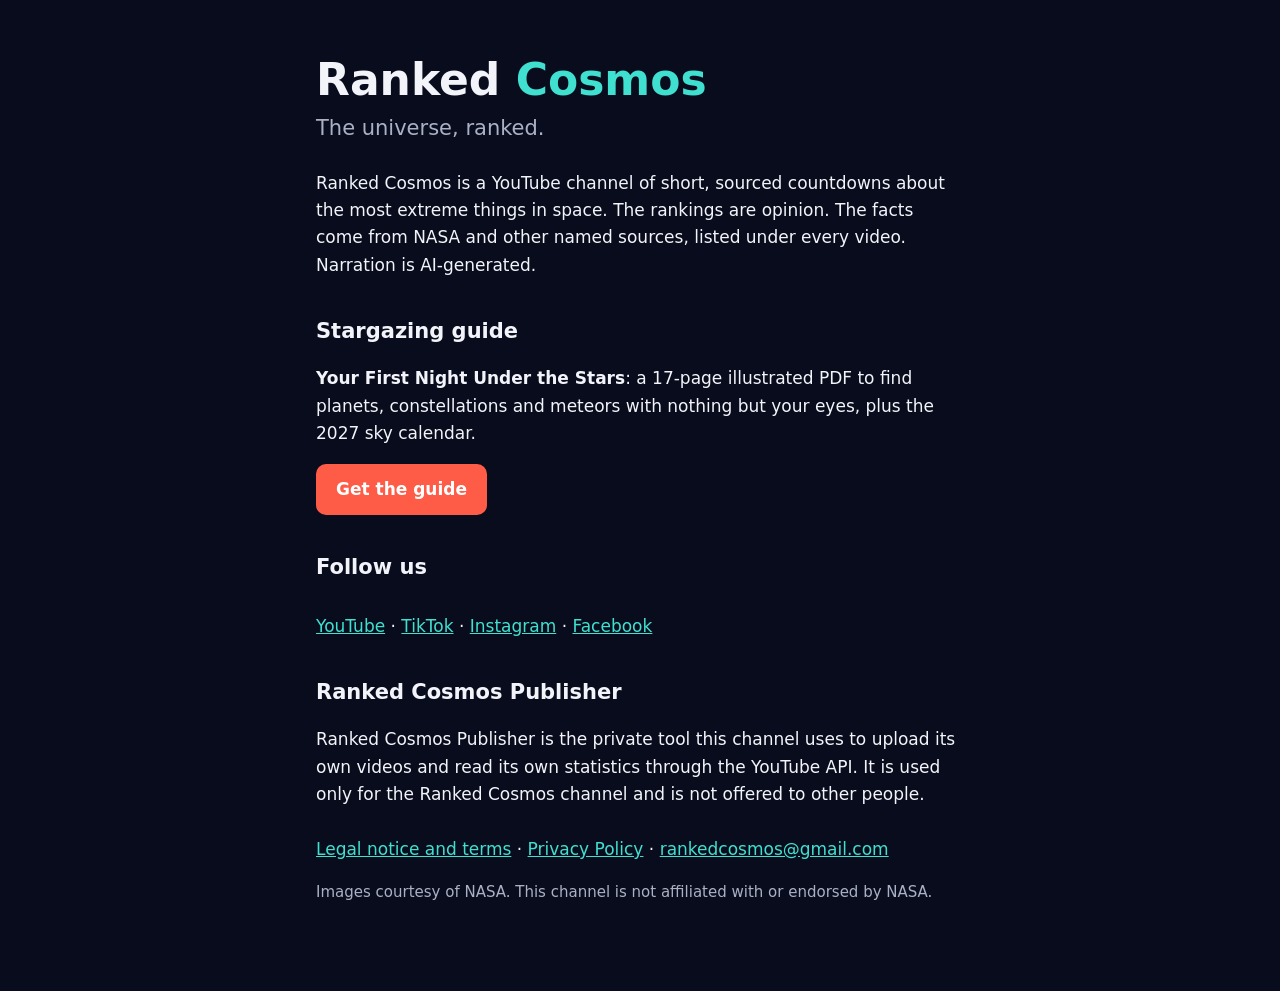
<file: index.html>
<!doctype html>
<html lang="en">
<head>
<meta charset="utf-8">
<meta name="viewport" content="width=device-width, initial-scale=1">
<title>Ranked Cosmos</title>
<meta name="description" content="Ranked Cosmos: short, sourced countdowns of the most extreme things in space.">
<link rel="stylesheet" href="style.css">
</head>
<body>
<main>
  <h1>Ranked <span>Cosmos</span></h1>
  <p class="lead">The universe, ranked.</p>
  <p>Ranked Cosmos is a YouTube channel of short, sourced countdowns about the most extreme things in space. The rankings are opinion. The facts come from NASA and other named sources, listed under every video. Narration is AI-generated.</p>
  <h2>Stargazing guide</h2>
  <p><b>Your First Night Under the Stars</b>: a 17-page illustrated PDF to find planets, constellations and meteors with nothing but your eyes, plus the 2027 sky calendar.</p>
  <p><a class="button" href="guide/">Get the guide</a></p>
  <h2>Follow us</h2>
  <p class="links"><a href="https://www.youtube.com/@RankedCosmos">YouTube</a> · <a href="https://www.tiktok.com/@rankedcosmos">TikTok</a> · <a href="https://www.instagram.com/rankedcosmos/">Instagram</a> · <a href="https://www.facebook.com/profile.php?id=61596523163084">Facebook</a></p>
  <h2>Ranked Cosmos Publisher</h2>
  <p>Ranked Cosmos Publisher is the private tool this channel uses to upload its own videos and read its own statistics through the YouTube API. It is used only for the Ranked Cosmos channel and is not offered to other people.</p>
  <p class="links"><a href="guide/legal.html">Legal notice and terms</a> · <a href="privacy.html">Privacy Policy</a> · <a href="mailto:rankedcosmos@gmail.com">rankedcosmos@gmail.com</a></p>
  <p class="note">Images courtesy of NASA. This channel is not affiliated with or endorsed by NASA.</p>
</main>
</body>
</html>
</file>
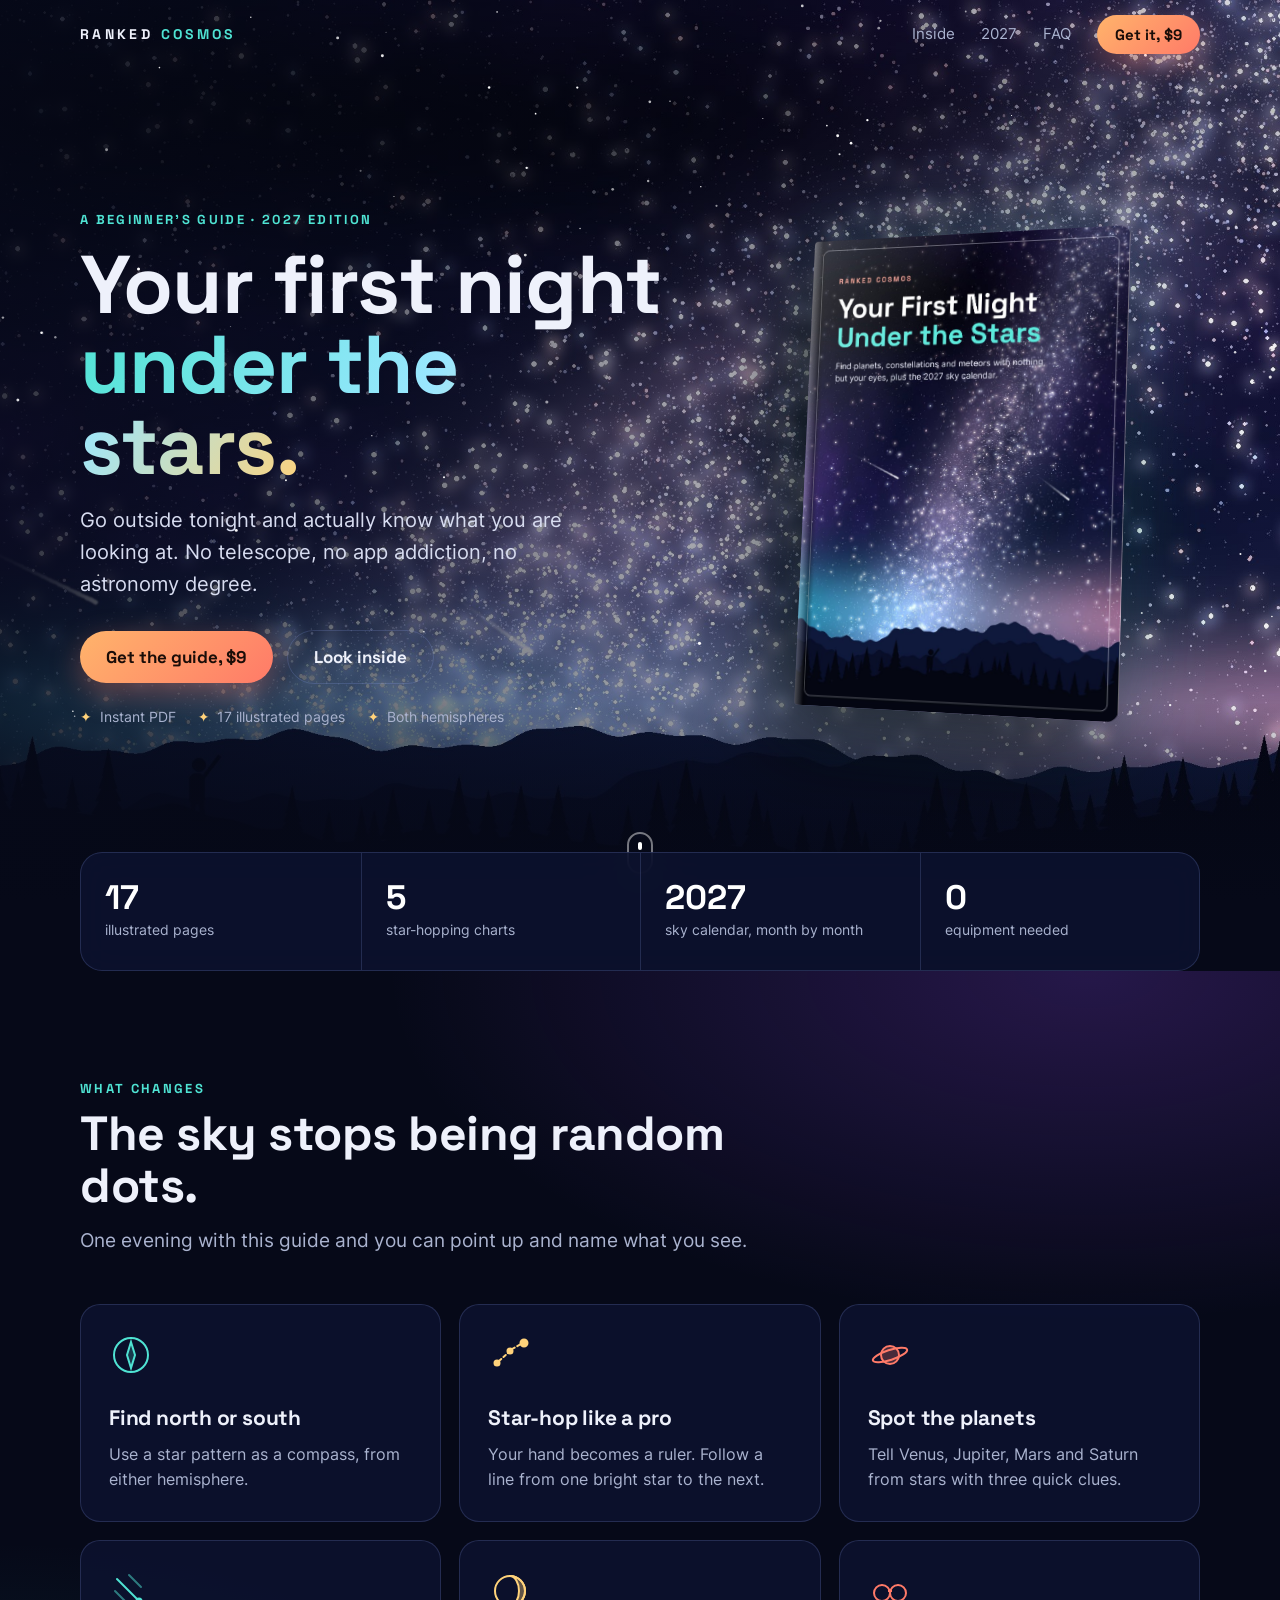
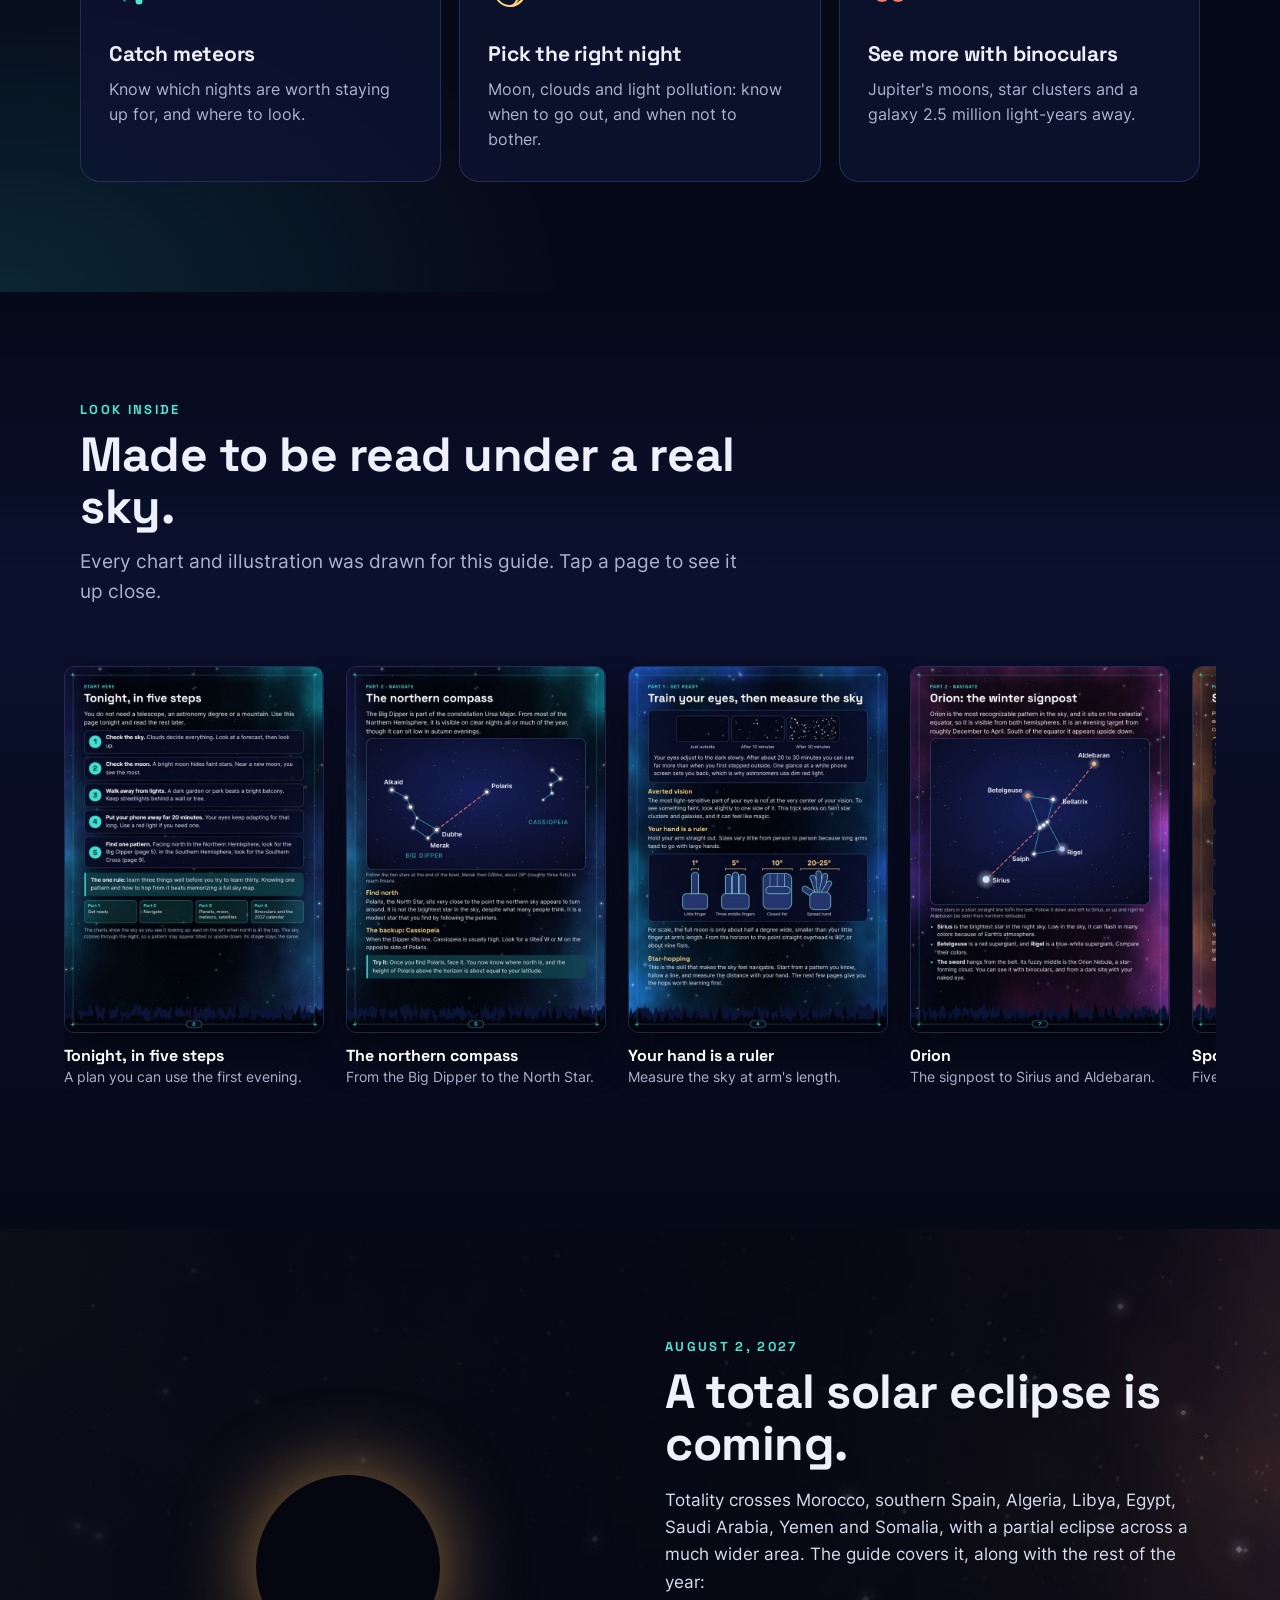
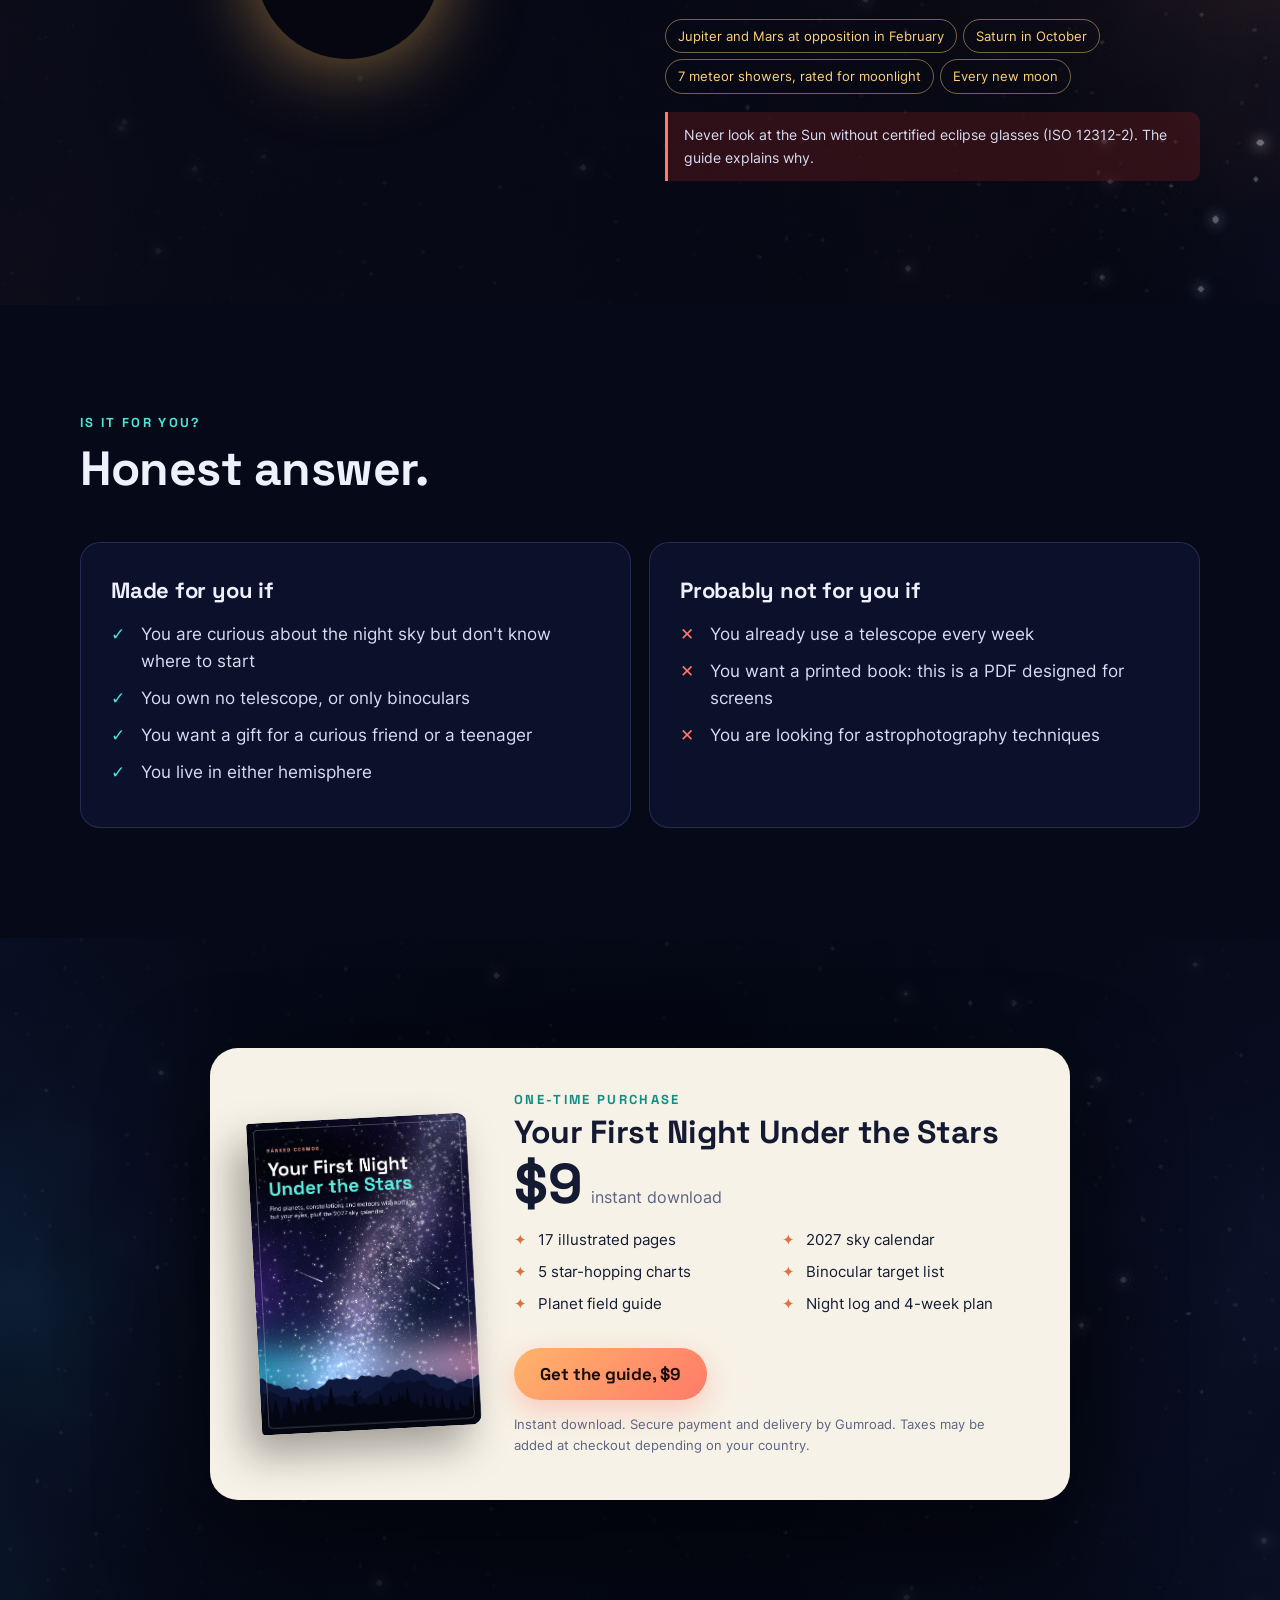
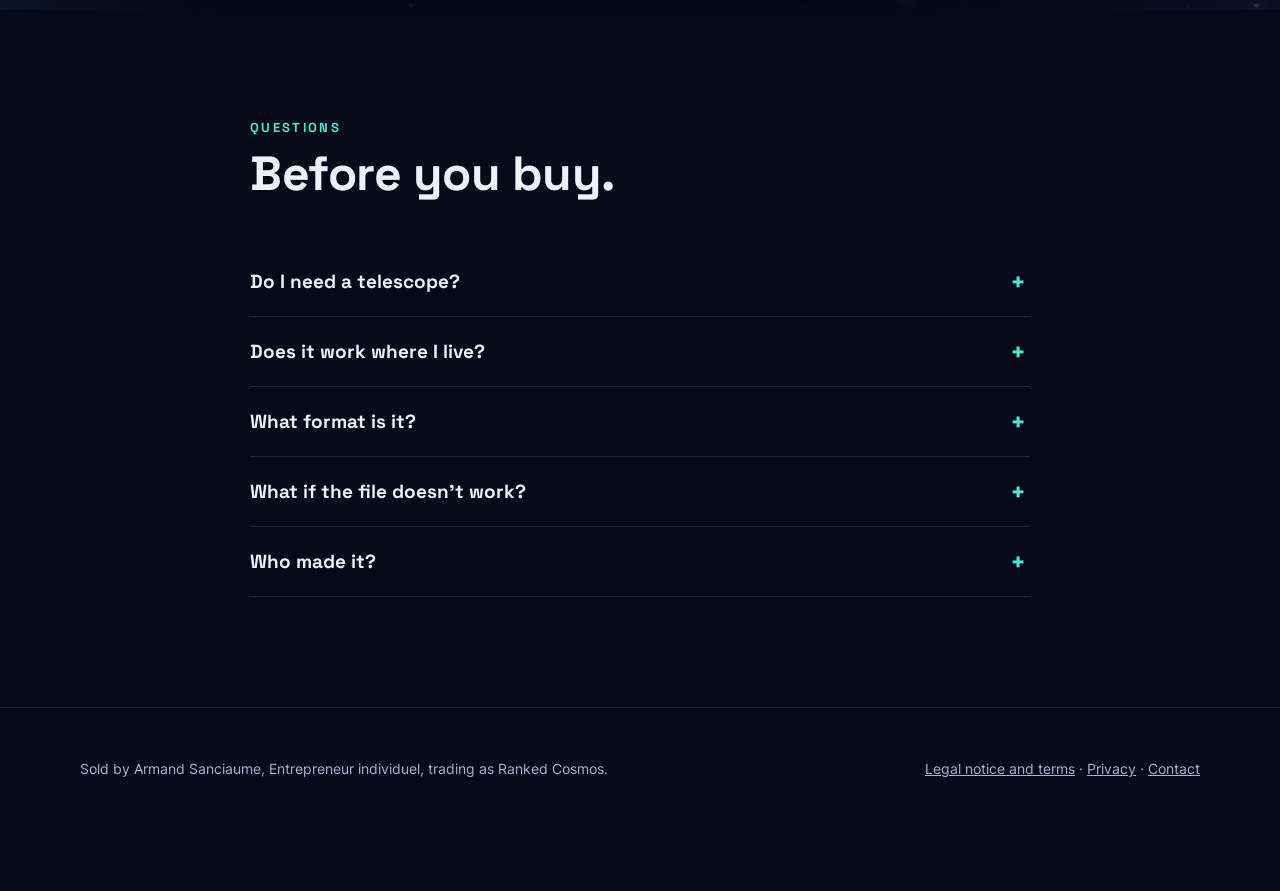
<file: guide/index.html>
<!doctype html>
<html lang="en">
<head>
<meta charset="utf-8">
<meta name="viewport" content="width=device-width, initial-scale=1">
<title>Your First Night Under the Stars</title>
<meta name="description" content="A 17-page illustrated beginner guide to finding planets, constellations and meteors without a telescope, with the 2027 sky calendar.">
<style>
@font-face { font-family: "Space Grotesk"; font-weight: 500; font-display: swap; src: url(fonts/space-grotesk-500.woff2); }
@font-face { font-family: "Space Grotesk"; font-weight: 700; font-display: swap; src: url(fonts/space-grotesk-700.woff2); }
@font-face { font-family: "Inter"; font-weight: 400; font-display: swap; src: url(fonts/inter-400.woff2); }
@font-face { font-family: "Inter"; font-weight: 600; font-display: swap; src: url(fonts/inter-600.woff2); }
:root {
  --night: #060918; --deep: #0b1130; --card: rgba(14, 20, 52, .72); --line: rgba(150, 170, 255, .18);
  --text: #eef1fb; --muted: #aab3cf; --teal: #4fe3d3; --gold: #ffd27a; --coral: #ff7a68;
  --cream: #f7f2e7; --ink: #151a33;
}
* { box-sizing: border-box; }
html { scroll-behavior: smooth; }
body { margin: 0; background: var(--night); color: var(--text); font: 17px/1.6 Inter, system-ui, sans-serif; -webkit-font-smoothing: antialiased; overflow-x: hidden; }
h1, h2, h3, .display { font-family: "Space Grotesk", Inter, sans-serif; letter-spacing: -.01em; }
a { color: inherit; }
img { display: block; max-width: 100%; }
.wrap { width: min(1120px, 100% - 32px); margin: 0 auto; }
.eyebrow { color: var(--teal); font: 700 13px/1.2 "Space Grotesk"; letter-spacing: .18em; text-transform: uppercase; }
.btn { display: inline-flex; align-items: center; gap: 10px; padding: 15px 26px; border-radius: 999px; background: linear-gradient(135deg, #ffb46b, var(--coral)); color: #1a0d08; font: 700 17px "Space Grotesk"; text-decoration: none; box-shadow: 0 10px 30px rgba(255, 122, 104, .35); transition: transform .25s, box-shadow .25s; }
.btn:hover { transform: translateY(-2px); box-shadow: 0 16px 40px rgba(255, 122, 104, .5); }
.btn.ghost { background: transparent; color: var(--text); box-shadow: none; border: 1px solid var(--line); }
.btn.ghost:hover { border-color: var(--teal); }

/* nav */
nav { position: fixed; inset: 0 0 auto; z-index: 20; transition: background .3s, backdrop-filter .3s; }
nav.solid { background: rgba(6, 9, 24, .78); backdrop-filter: blur(14px); border-bottom: 1px solid var(--line); }
nav .wrap { display: flex; align-items: center; justify-content: space-between; height: 68px; }
.logo { font: 700 14px "Space Grotesk"; letter-spacing: .24em; text-decoration: none; }
.logo span { color: var(--teal); }
nav .links { display: flex; align-items: center; gap: 26px; font-size: 15px; }
nav .links a { color: var(--muted); text-decoration: none; }
nav .links a:hover { color: var(--text); }
nav .links a.btn { padding: 10px 18px; color: #1a0d08; font-size: 15px; }

/* hero */
.hero { position: relative; min-height: clamp(640px, 100vh, 960px); display: flex; align-items: center; overflow: hidden; background: url(art/hero.jpg) center 35% / cover; }
.hero::after { content: ""; position: absolute; inset: 0; background: linear-gradient(90deg, rgba(6, 9, 24, .82) 0%, rgba(6, 9, 24, .35) 55%, rgba(6, 9, 24, .05) 100%), linear-gradient(0deg, var(--night) 0%, transparent 22%); }
#sky { position: absolute; inset: 0; z-index: 1; width: 100%; height: 100%; }
.hero .wrap { position: relative; z-index: 2; display: grid; grid-template-columns: 1.1fr .9fr; gap: 48px; align-items: center; padding: 120px 0 80px; }
.hero h1 { margin: 18px 0 18px; font-size: clamp(44px, 6.4vw, 82px); line-height: .98; }
.hero h1 em { font-style: normal; background: linear-gradient(120deg, var(--teal), #9be7ff 60%, var(--gold)); -webkit-background-clip: text; background-clip: text; color: transparent; }
.hero p.sub { max-width: 520px; margin: 0 0 30px; color: #d7dcf0; font-size: 20px; }
.cta { display: flex; flex-wrap: wrap; align-items: center; gap: 14px; }
.meta { display: flex; flex-wrap: wrap; gap: 8px 22px; margin-top: 22px; color: var(--muted); font-size: 14px; }
.meta span::before { content: "\2726"; margin-right: 8px; color: var(--gold); }
.book-stage { perspective: 1600px; display: flex; justify-content: center; }
.book { position: relative; width: min(340px, 78vw); border-radius: 4px 12px 12px 4px; transform: rotateY(-20deg) rotateX(6deg); transform-style: preserve-3d; box-shadow: -30px 40px 80px rgba(0, 0, 0, .6), 0 0 90px rgba(79, 227, 211, .18); animation: float 7s ease-in-out infinite; transition: transform .2s ease-out; }
.book img { border-radius: 4px 12px 12px 4px; }
.book::before { content: ""; position: absolute; inset: 0 auto 0 0; width: 16px; border-radius: 4px 0 0 4px; background: linear-gradient(90deg, rgba(255, 255, 255, .28), rgba(0, 0, 0, .35) 60%, transparent); }
.book::after { content: ""; position: absolute; inset: 0; border-radius: inherit; background: linear-gradient(115deg, rgba(255, 255, 255, .22), transparent 35%); pointer-events: none; }
@keyframes float { 50% { translate: 0 -14px; } }
.scroll-hint { position: absolute; z-index: 2; left: 50%; bottom: 26px; width: 26px; height: 42px; margin-left: -13px; border: 2px solid rgba(255, 255, 255, .45); border-radius: 14px; }
.scroll-hint::after { content: ""; position: absolute; left: 50%; top: 8px; width: 4px; height: 8px; margin-left: -2px; border-radius: 2px; background: #fff; animation: wheel 2s infinite; }
@keyframes wheel { 0% { opacity: 0; transform: translateY(0); } 30% { opacity: 1; } 100% { opacity: 0; transform: translateY(12px); } }

/* stats */
.stats { position: relative; z-index: 3; margin-top: -48px; }
.stats .wrap { display: grid; grid-template-columns: repeat(4, 1fr); border: 1px solid var(--line); border-radius: 22px; background: rgba(13, 19, 48, .82); backdrop-filter: blur(16px); }
.stat { padding: 26px 24px; border-left: 1px solid var(--line); }
.stat:first-child { border-left: 0; }
.stat b { display: block; font: 700 34px/1.1 "Space Grotesk"; color: #fff; }
.stat span { color: var(--muted); font-size: 14px; }

section { position: relative; padding: 110px 0; }
.head { max-width: 680px; margin-bottom: 48px; }
.head h2 { margin: 12px 0 14px; font-size: clamp(32px, 4vw, 48px); line-height: 1.08; }
.head p { margin: 0; color: var(--muted); font-size: 19px; }

/* outcomes */
.outcomes { background: radial-gradient(1000px 500px at 85% 0%, rgba(120, 60, 200, .28), transparent 70%), radial-gradient(800px 500px at 0% 100%, rgba(30, 140, 150, .22), transparent 70%); }
.grid3 { display: grid; grid-template-columns: repeat(3, 1fr); gap: 18px; }
.feature { padding: 28px; border: 1px solid var(--line); border-radius: 20px; background: var(--card); transition: transform .3s, border-color .3s; }
.feature:hover { transform: translateY(-4px); border-color: rgba(79, 227, 211, .5); }
.feature svg { width: 44px; height: 44px; margin-bottom: 16px; }
.feature h3 { margin: 0 0 8px; font-size: 21px; }
.feature p { margin: 0; color: var(--muted); font-size: 15.5px; }

/* inside */
.inside { background: linear-gradient(180deg, transparent, rgba(11, 17, 48, .9) 30%, transparent); }
.gallery { display: flex; gap: 22px; overflow-x: auto; padding: 10px 16px 30px; margin: 0 -16px; scroll-snap-type: x mandatory; scrollbar-width: thin; }
.gallery figure { flex: 0 0 260px; margin: 0; scroll-snap-align: start; cursor: zoom-in; }
.gallery img { width: 100%; border-radius: 10px; border: 1px solid var(--line); box-shadow: 0 20px 40px rgba(0, 0, 0, .45); transition: transform .35s; }
.gallery figure:hover img { transform: translateY(-6px) rotate(-1deg); }
.gallery figcaption { margin-top: 12px; color: var(--muted); font-size: 14px; }
.gallery figcaption b { display: block; color: #fff; font: 600 16px "Space Grotesk"; }
.lightbox { position: fixed; inset: 0; z-index: 50; display: none; align-items: center; justify-content: center; padding: 24px; background: rgba(3, 5, 14, .92); cursor: zoom-out; }
.lightbox.open { display: flex; }
.lightbox img { max-height: 92vh; width: auto; border-radius: 10px; }

/* eclipse */
.eclipse { overflow: hidden; background: url(art/bg_amber.jpg) center / cover; }
.eclipse::before { content: ""; position: absolute; inset: 0; background: linear-gradient(90deg, rgba(6, 9, 24, .92), rgba(6, 9, 24, .55)); }
.eclipse .wrap { position: relative; display: grid; grid-template-columns: 1fr 1fr; gap: 50px; align-items: center; }
.sunbox { position: relative; height: 360px; display: flex; align-items: center; justify-content: center; }
.sun { position: absolute; width: 180px; height: 180px; border-radius: 50%; background: radial-gradient(circle, #fff6d8, var(--gold) 55%, #ff9b4a); box-shadow: 0 0 80px rgba(255, 190, 90, .6); animation: dim 9s ease-in-out infinite; }
.corona { position: absolute; width: 360px; height: 360px; border-radius: 50%; background: radial-gradient(circle, rgba(255, 255, 255, .95) 24%, rgba(200, 225, 255, .45) 32%, rgba(140, 180, 255, 0) 64%); opacity: 0; animation: corona 9s ease-in-out infinite; }
.moon { position: absolute; width: 184px; height: 184px; border-radius: 50%; background: #05060f; animation: transit 9s ease-in-out infinite; }
@keyframes transit { 0% { transform: translateX(-230px); } 50% { transform: translateX(0); } 100% { transform: translateX(230px); } }
@keyframes corona { 0%, 38% { opacity: 0; } 50% { opacity: 1; } 62%, 100% { opacity: 0; } }
@keyframes dim { 0%, 100% { filter: brightness(1); } 50% { filter: brightness(.6); } }
.eclipse h2 { margin: 12px 0 16px; font-size: clamp(32px, 4vw, 48px); line-height: 1.08; }
.eclipse p { color: #d7dcf0; }
.pill { display: inline-block; margin: 6px 6px 0 0; padding: 6px 12px; border: 1px solid rgba(255, 210, 122, .45); border-radius: 999px; color: var(--gold); font-size: 13px; }
.safety { margin-top: 18px; padding: 12px 16px; border-left: 3px solid var(--coral); border-radius: 0 10px 10px 0; background: rgba(120, 30, 30, .35); font-size: 14px; color: #f5d6d0; }

/* audience */
.audience .cols { display: grid; grid-template-columns: 1fr 1fr; gap: 18px; }
.audience .col { padding: 30px; border: 1px solid var(--line); border-radius: 20px; background: var(--card); }
.audience h3 { margin: 0 0 12px; font-size: 22px; }
.audience ul { margin: 0; padding: 0; list-style: none; }
.audience li { position: relative; margin: 10px 0; padding-left: 30px; color: #d7dcf0; }
.audience li::before { content: "\2713"; position: absolute; left: 0; color: var(--teal); font-weight: 700; }
.audience .no li::before { content: "\2715"; color: var(--coral); }

/* price */
.price { background: url(art/bg_teal.jpg) center / cover; }
.price::before { content: ""; position: absolute; inset: 0; background: radial-gradient(700px 400px at 50% 50%, rgba(6, 9, 24, .2), rgba(6, 9, 24, .85)); }
.card-price { position: relative; display: grid; grid-template-columns: 220px 1fr; gap: 40px; align-items: center; max-width: 860px; margin: 0 auto; padding: 44px; border-radius: 28px; background: var(--cream); color: var(--ink); box-shadow: 0 40px 100px rgba(0, 0, 0, .5); }
.card-price img { border-radius: 4px 10px 10px 4px; box-shadow: -14px 20px 40px rgba(0, 0, 0, .35); transform: rotate(-3deg); }
.card-price .eyebrow { color: #0e8f84; }
.card-price h2 { margin: 8px 0 6px; font-size: 32px; line-height: 1.1; }
.amount { margin: 6px 0 16px; font: 700 56px/1 "Space Grotesk"; }
.amount small { margin-left: 8px; color: #5d6380; font: 400 16px Inter; }
.card-price ul { margin: 0 0 24px; padding: 0; list-style: none; columns: 2; column-gap: 24px; font-size: 15px; }
.card-price li { margin: 0 0 8px; padding-left: 24px; position: relative; break-inside: avoid; }
.card-price li::before { content: "\2726"; position: absolute; left: 0; color: #e0703f; }
.card-price .fine { margin: 14px 0 0; color: #5d6380; font-size: 13px; }

/* faq */
.faq .wrap { max-width: 780px; }
details { border-bottom: 1px solid var(--line); }
summary { position: relative; padding: 22px 40px 22px 0; cursor: pointer; list-style: none; font: 600 19px "Space Grotesk"; }
summary::-webkit-details-marker { display: none; }
summary::after { content: "+"; position: absolute; right: 4px; top: 18px; color: var(--teal); font-size: 26px; transition: transform .25s; }
details[open] summary::after { transform: rotate(45deg); }
details p { margin: 0 0 22px; color: var(--muted); }

footer { padding: 50px 0 110px; border-top: 1px solid var(--line); color: var(--muted); font-size: 14px; }
footer .wrap { display: flex; flex-wrap: wrap; justify-content: space-between; gap: 16px; }
footer a { color: var(--muted); }
.sticky { position: fixed; z-index: 30; left: 12px; right: 12px; bottom: 12px; display: none; align-items: center; justify-content: space-between; gap: 12px; padding: 10px 10px 10px 18px; border: 1px solid var(--line); border-radius: 999px; background: rgba(10, 14, 38, .9); backdrop-filter: blur(14px); transform: translateY(140%); transition: transform .35s; }
.sticky.show { transform: none; }
.sticky b { font-family: "Space Grotesk"; }
.sticky .btn { padding: 11px 20px; font-size: 15px; }

/* reveal on scroll, only when scripts run */
.js .reveal { opacity: 0; transform: translateY(28px); transition: opacity .8s ease, transform .8s ease; }
.js .reveal.in { opacity: 1; transform: none; }

@media (max-width: 900px) {
  nav .links a:not(.btn) { display: none; }
  .hero .wrap { grid-template-columns: 1fr; gap: 40px; padding: 110px 0 90px; text-align: left; }
  .hero::after { background: linear-gradient(180deg, rgba(6, 9, 24, .55), rgba(6, 9, 24, .75) 60%, var(--night)); }
  .book { width: min(250px, 66vw); transform: rotateY(-14deg) rotateX(4deg); }
  .stats .wrap { grid-template-columns: 1fr 1fr; }
  .stat:nth-child(3) { border-left: 0; }
  .stat:nth-child(n + 3) { border-top: 1px solid var(--line); }
  .grid3, .audience .cols, .eclipse .wrap { grid-template-columns: 1fr; }
  .sunbox { height: 280px; }
  .card-price { grid-template-columns: 1fr; gap: 26px; padding: 30px 22px; text-align: left; }
  .card-price img { width: 160px; }
  .card-price ul { columns: 1; }
  section { padding: 80px 0; }
  .sticky { display: flex; }
  .scroll-hint { display: none; }
}
@media (prefers-reduced-motion: reduce) {
  *, *::before, *::after { animation: none !important; transition: none !important; scroll-behavior: auto !important; }
  .js .reveal { opacity: 1; transform: none; }
  .corona { opacity: 1; } .moon { transform: none; }
}
</style>
</head>
<body>
<nav id="nav">
  <div class="wrap">
    <a class="logo" href="https://rankedcosmos.github.io/">RANKED <span>COSMOS</span></a>
    <div class="links"><a href="#inside">Inside</a><a href="#eclipse">2027</a><a href="#faq">FAQ</a><a class="btn" href="#buy" data-checkout>Get it, $9</a></div>
  </div>
</nav>

<header class="hero">
  <canvas id="sky" aria-hidden="true"></canvas>
  <div class="wrap">
    <div>
      <div class="eyebrow">A beginner's guide &middot; 2027 edition</div>
      <h1>Your first night <em>under the stars.</em></h1>
      <p class="sub">Go outside tonight and actually know what you are looking at. No telescope, no app addiction, no astronomy degree.</p>
      <div class="cta"><a class="btn" href="#buy" data-checkout>Get the guide, $9</a><a class="btn ghost" href="#inside">Look inside</a></div>
      <div class="meta"><span>Instant PDF</span><span>17 illustrated pages</span><span>Both hemispheres</span></div>
    </div>
    <div class="book-stage"><div class="book" id="book"><img src="preview/cover.jpg" alt="Cover of Your First Night Under the Stars" width="340" height="482"></div></div>
  </div>
  <div class="scroll-hint" aria-hidden="true"></div>
</header>

<div class="stats">
  <div class="wrap reveal">
    <div class="stat"><b>17</b><span>illustrated pages</span></div>
    <div class="stat"><b>5</b><span>star-hopping charts</span></div>
    <div class="stat"><b>2027</b><span>sky calendar, month by month</span></div>
    <div class="stat"><b>0</b><span>equipment needed</span></div>
  </div>
</div>

<section class="outcomes">
  <div class="wrap">
    <div class="head reveal"><div class="eyebrow">What changes</div><h2>The sky stops being random dots.</h2><p>One evening with this guide and you can point up and name what you see.</p></div>
    <div class="grid3">
      <div class="feature reveal"><svg viewBox="0 0 44 44" fill="none" stroke="#4fe3d3" stroke-width="2" stroke-linecap="round"><circle cx="22" cy="22" r="17"/><path d="M22 9l4 13-4 13-4-13z" fill="#4fe3d3" fill-opacity=".2"/></svg><h3>Find north or south</h3><p>Use a star pattern as a compass, from either hemisphere.</p></div>
      <div class="feature reveal"><svg viewBox="0 0 44 44" fill="none" stroke="#ffd27a" stroke-width="2" stroke-linecap="round"><circle cx="9" cy="30" r="2.500" fill="#ffd27a"/><circle cx="22" cy="18" r="2.500" fill="#ffd27a"/><circle cx="36" cy="10" r="3.500" fill="#ffd27a"/><path d="M11 28l9-8M24 16l9-5" stroke-dasharray="3 3"/></svg><h3>Star-hop like a pro</h3><p>Your hand becomes a ruler. Follow a line from one bright star to the next.</p></div>
      <div class="feature reveal"><svg viewBox="0 0 44 44" fill="none" stroke="#ff7a68" stroke-width="2"><circle cx="22" cy="22" r="9" fill="#ff7a68" fill-opacity=".25"/><ellipse cx="22" cy="22" rx="18" ry="5" transform="rotate(-18 22 22)"/></svg><h3>Spot the planets</h3><p>Tell Venus, Jupiter, Mars and Saturn from stars with three quick clues.</p></div>
      <div class="feature reveal"><svg viewBox="0 0 44 44" fill="none" stroke="#4fe3d3" stroke-width="2" stroke-linecap="round"><path d="M8 10l20 20"/><circle cx="30" cy="32" r="2.500" fill="#4fe3d3"/><path d="M20 6l12 12M6 22l10 10" opacity=".5"/></svg><h3>Catch meteors</h3><p>Know which nights are worth staying up for, and where to look.</p></div>
      <div class="feature reveal"><svg viewBox="0 0 44 44" fill="none" stroke="#ffd27a" stroke-width="2"><circle cx="22" cy="22" r="15"/><path d="M22 7a15 15 0 0 1 0 30a9 15 0 0 0 0-30z" fill="#ffd27a" fill-opacity=".35"/></svg><h3>Pick the right night</h3><p>Moon, clouds and light pollution: know when to go out, and when not to bother.</p></div>
      <div class="feature reveal"><svg viewBox="0 0 44 44" fill="none" stroke="#ff7a68" stroke-width="2"><circle cx="14" cy="24" r="8"/><circle cx="30" cy="24" r="8"/><path d="M20 22h4"/></svg><h3>See more with binoculars</h3><p>Jupiter's moons, star clusters and a galaxy 2.5 million light-years away.</p></div>
    </div>
  </div>
</section>

<section class="inside" id="inside">
  <div class="wrap">
    <div class="head reveal"><div class="eyebrow">Look inside</div><h2>Made to be read under a real sky.</h2><p>Every chart and illustration was drawn for this guide. Tap a page to see it up close.</p></div>
    <div class="gallery reveal" id="gallery">
      <figure><img src="preview/p02.jpg" alt="Page: Tonight, in five steps" loading="lazy"><figcaption><b>Tonight, in five steps</b>A plan you can use the first evening.</figcaption></figure>
      <figure><img src="preview/p05.jpg" alt="Page: The northern compass" loading="lazy"><figcaption><b>The northern compass</b>From the Big Dipper to the North Star.</figcaption></figure>
      <figure><img src="preview/p04.jpg" alt="Page: Train your eyes, then measure the sky" loading="lazy"><figcaption><b>Your hand is a ruler</b>Measure the sky at arm's length.</figcaption></figure>
      <figure><img src="preview/p07.jpg" alt="Page: Orion, the winter signpost" loading="lazy"><figcaption><b>Orion</b>The signpost to Sirius and Aldebaran.</figcaption></figure>
      <figure><img src="preview/p10.jpg" alt="Page: Spotting the planets" loading="lazy"><figcaption><b>Spotting the planets</b>Five worlds, three quick clues.</figcaption></figure>
      <figure><img src="preview/p12.jpg" alt="Page: Your first upgrade is binoculars" loading="lazy"><figcaption><b>Binoculars</b>Six targets for your first pair.</figcaption></figure>
      <figure><img src="preview/p14.jpg" alt="Page: 2027 at a glance" loading="lazy"><figcaption><b>2027 at a glance</b>Every eclipse, shower and opposition.</figcaption></figure>
    </div>
  </div>
</section>

<section class="eclipse" id="eclipse">
  <div class="wrap">
    <div class="sunbox reveal" aria-hidden="true"><div class="corona"></div><div class="sun"></div><div class="moon"></div></div>
    <div class="reveal">
      <div class="eyebrow">August 2, 2027</div>
      <h2>A total solar eclipse is coming.</h2>
      <p>Totality crosses Morocco, southern Spain, Algeria, Libya, Egypt, Saudi Arabia, Yemen and Somalia, with a partial eclipse across a much wider area. The guide covers it, along with the rest of the year:</p>
      <span class="pill">Jupiter and Mars at opposition in February</span><span class="pill">Saturn in October</span><span class="pill">7 meteor showers, rated for moonlight</span><span class="pill">Every new moon</span>
      <p class="safety">Never look at the Sun without certified eclipse glasses (ISO 12312-2). The guide explains why.</p>
    </div>
  </div>
</section>

<section class="audience">
  <div class="wrap">
    <div class="head reveal"><div class="eyebrow">Is it for you?</div><h2>Honest answer.</h2></div>
    <div class="cols">
      <div class="col reveal"><h3>Made for you if</h3><ul><li>You are curious about the night sky but don't know where to start</li><li>You own no telescope, or only binoculars</li><li>You want a gift for a curious friend or a teenager</li><li>You live in either hemisphere</li></ul></div>
      <div class="col no reveal"><h3>Probably not for you if</h3><ul><li>You already use a telescope every week</li><li>You want a printed book: this is a PDF designed for screens</li><li>You are looking for astrophotography techniques</li></ul></div>
    </div>
  </div>
</section>

<section class="price" id="buy">
  <div class="wrap">
    <div class="card-price reveal">
      <img src="preview/cover.jpg" alt="" width="220" height="312">
      <div>
        <div class="eyebrow">One-time purchase</div>
        <h2>Your First Night Under the Stars</h2>
        <div class="amount">$9<small>instant download</small></div>
        <ul><li>17 illustrated pages</li><li>5 star-hopping charts</li><li>Planet field guide</li><li>2027 sky calendar</li><li>Binocular target list</li><li>Night log and 4-week plan</li></ul>
        <a class="btn" href="#buy" data-checkout>Get the guide, $9</a>
        <p class="fine">Instant download. Secure payment and delivery by Gumroad. Taxes may be added at checkout depending on your country.</p>
      </div>
    </div>
  </div>
</section>

<section class="faq" id="faq">
  <div class="wrap">
    <div class="head reveal"><div class="eyebrow">Questions</div><h2>Before you buy.</h2></div>
    <details class="reveal"><summary>Do I need a telescope?</summary><p>No. Everything in the guide works with your eyes alone. One section shows what a simple pair of binoculars adds.</p></details>
    <details class="reveal"><summary>Does it work where I live?</summary><p>Yes, in both hemispheres. It includes charts for northern and southern skies. What you see depends on your weather, latitude and light pollution, and the guide shows you how to plan around them.</p></details>
    <details class="reveal"><summary>What format is it?</summary><p>A 17-page PDF, designed to read on a phone or tablet. Its dark pages are easy on night-adapted eyes, but use a lot of ink if you print them.</p></details>
    <details class="reveal"><summary>What if the file doesn't work?</summary><p>Write to rankedcosmos@gmail.com and we will send a working copy or refund you. Because this is an instant digital download, you waive your right of withdrawal at checkout, so there are no refunds for a change of mind.</p></details>
    <details class="reveal"><summary>Who made it?</summary><p>Ranked Cosmos, a small independent space channel. The guide was drafted with AI tools. Dates were computed with an astronomy library and checked against published sources, listed inside. It is not affiliated with or endorsed by NASA.</p></details>
  </div>
</section>

<footer>
  <div class="wrap"><span>Sold by Armand Sanciaume, Entrepreneur individuel, trading as Ranked Cosmos.</span><span><a href="legal.html">Legal notice and terms</a> &middot; <a href="https://rankedcosmos.github.io/privacy.html">Privacy</a> &middot; <a href="mailto:rankedcosmos@gmail.com">Contact</a></span></div>
</footer>

<div class="sticky" id="sticky"><span><b>$9</b> &middot; Instant PDF</span><a class="btn" href="#buy" data-checkout>Get the guide</a></div>
<div class="lightbox" id="lightbox" role="dialog" aria-label="Page preview"><img alt=""></div>

<script>
// Paste the Gumroad product link here once the product exists. Until then, buy buttons scroll to the price card.
const CHECKOUT_URL = "https://rankedcosmos.gumroad.com/l/first-night?wanted=true";
if (CHECKOUT_URL) {
  document.querySelectorAll("[data-checkout]").forEach(a => a.href = CHECKOUT_URL);
  const g = document.createElement("script"); g.src = "https://gumroad.com/js/gumroad.js"; document.head.appendChild(g);
}
document.documentElement.classList.add("js");
const still = matchMedia("(prefers-reduced-motion: reduce)").matches;

// twinkling stars and the occasional shooting star
const canvas = document.getElementById("sky"), ctx = canvas.getContext("2d");
let stars = [], meteor = null, w, h;
function size() {
  const r = Math.min(devicePixelRatio || 1, 2);
  w = canvas.clientWidth; h = canvas.clientHeight;
  canvas.width = w * r; canvas.height = h * r; ctx.setTransform(r, 0, 0, r, 0, 0);
  stars = Array.from({ length: Math.round(w * h / 9000) }, () => ({ x: Math.random() * w, y: Math.random() * h * .8, r: Math.random() * 1.3 + .3, p: Math.random() * 6.3, s: Math.random() * 1.5 + .5 }));
}
function draw(t) {
  ctx.clearRect(0, 0, w, h);
  for (const s of stars) {
    ctx.globalAlpha = still ? .7 : .35 + .65 * Math.abs(Math.sin(t / 1000 * s.s + s.p));
    ctx.fillStyle = "#fff"; ctx.beginPath(); ctx.arc(s.x, s.y, s.r, 0, 6.3); ctx.fill();
  }
  if (!still) {
    if (!meteor && Math.random() < .004) meteor = { x: Math.random() * w * .7 + w * .2, y: Math.random() * h * .35, life: 0 };
    if (meteor) {
      meteor.life += 1;
      const k = meteor.life * 9, x = meteor.x - k, y = meteor.y + k * .45;
      const g = ctx.createLinearGradient(x, y, x + 140, y - 63);
      g.addColorStop(0, "rgba(255,255,255,.95)"); g.addColorStop(1, "rgba(255,255,255,0)");
      ctx.globalAlpha = Math.max(0, 1 - meteor.life / 55); ctx.strokeStyle = g; ctx.lineWidth = 1.6;
      ctx.beginPath(); ctx.moveTo(x, y); ctx.lineTo(x + 140, y - 63); ctx.stroke();
      if (meteor.life > 55) meteor = null;
    }
    requestAnimationFrame(draw);
  }
  ctx.globalAlpha = 1;
}
size(); addEventListener("resize", size); requestAnimationFrame(draw);

// the book follows the pointer a little
const book = document.getElementById("book");
if (!still && matchMedia("(pointer: fine)").matches) {
  addEventListener("mousemove", e => {
    const x = e.clientX / innerWidth - .5, y = e.clientY / innerHeight - .5;
    book.style.transform = `rotateY(${-20 + x * 16}deg) rotateX(${6 - y * 10}deg)`;
  });
}

// reveal sections, solid nav, sticky buy bar
const io = new IntersectionObserver(es => es.forEach(e => { if (e.isIntersecting) { e.target.classList.add("in"); io.unobserve(e.target); } }), { threshold: .12 });
document.querySelectorAll(".reveal").forEach(el => io.observe(el));
const nav = document.getElementById("nav"), sticky = document.getElementById("sticky"), buy = document.getElementById("buy");
function onScroll() {
  nav.classList.toggle("solid", scrollY > 40);
  const b = buy.getBoundingClientRect();
  sticky.classList.toggle("show", scrollY > innerHeight * .8 && (b.top > innerHeight || b.bottom < 0));
}
addEventListener("scroll", onScroll, { passive: true }); onScroll();

// page previews
const box = document.getElementById("lightbox");
document.getElementById("gallery").addEventListener("click", e => {
  const img = e.target.closest("img"); if (!img) return;
  box.querySelector("img").src = img.src; box.querySelector("img").alt = img.alt; box.classList.add("open");
});
box.addEventListener("click", () => box.classList.remove("open"));
addEventListener("keydown", e => { if (e.key === "Escape") box.classList.remove("open"); });
</script>
</body>
</html>
</file>
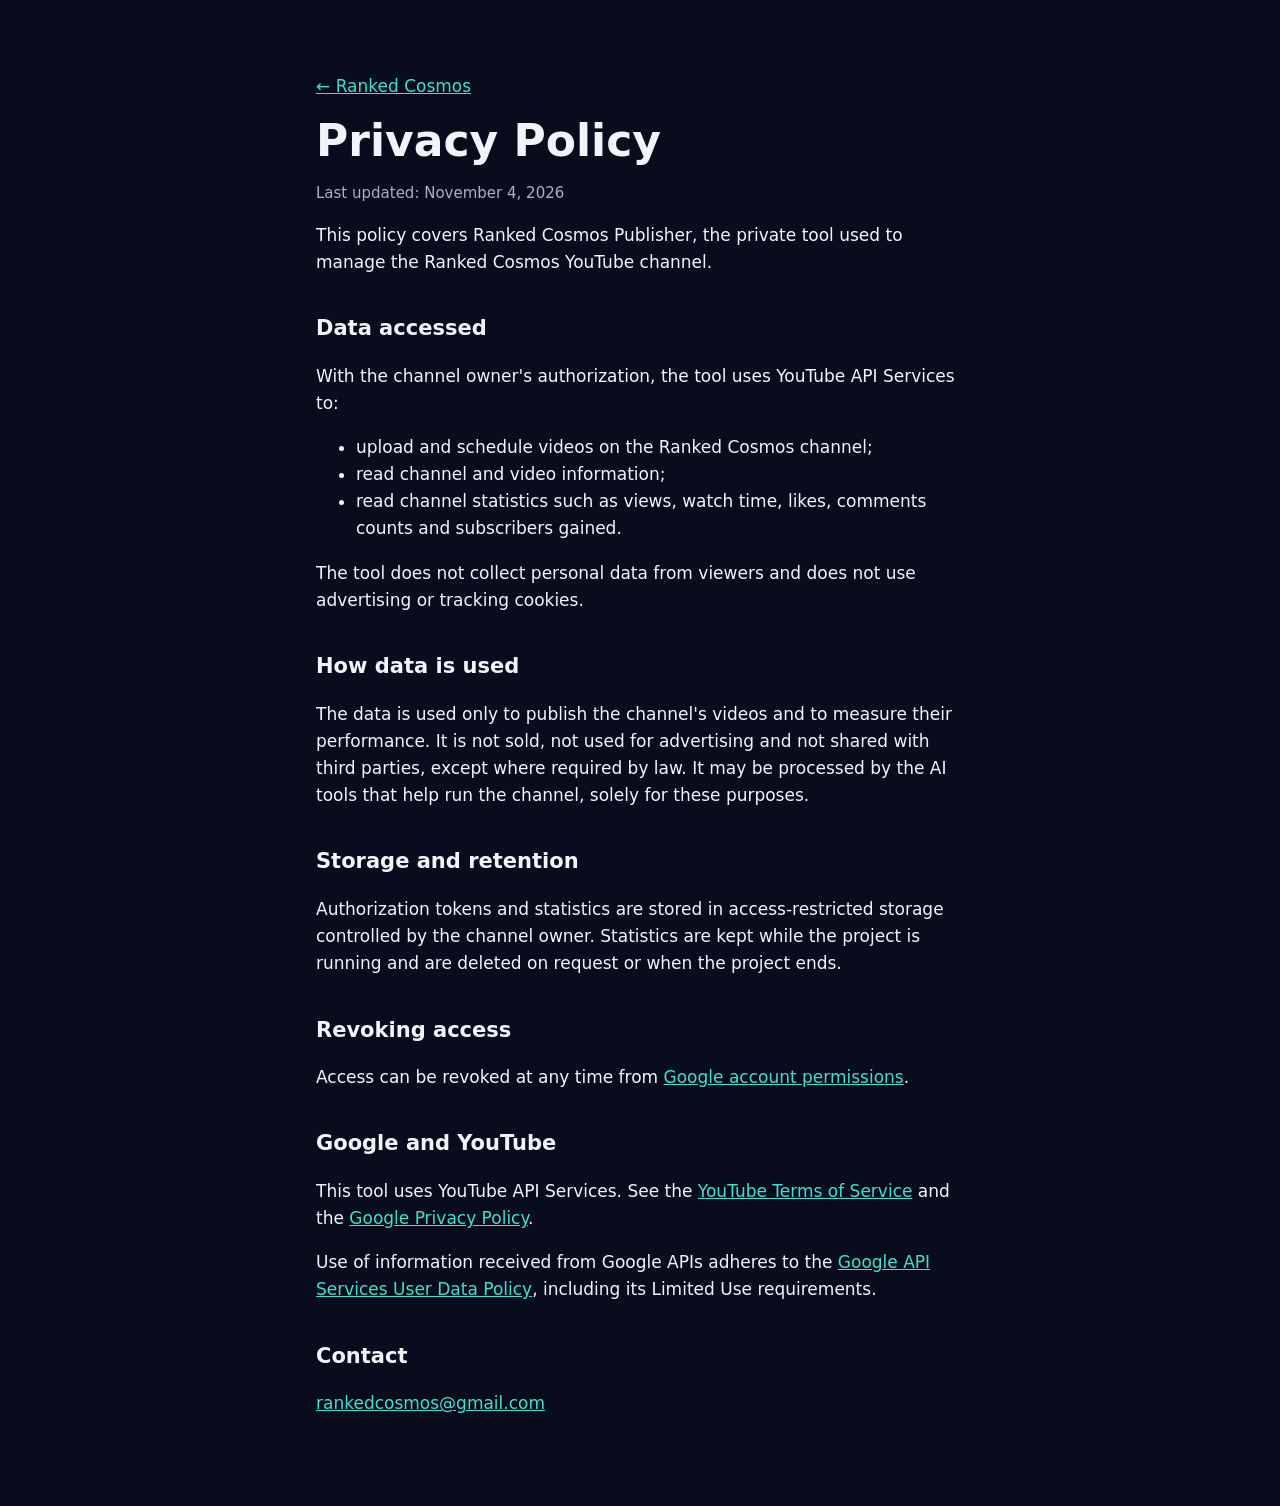
<file: privacy.html>
<!doctype html>
<html lang="en">
<head>
<meta charset="utf-8">
<meta name="viewport" content="width=device-width, initial-scale=1">
<title>Privacy Policy</title>
<meta name="description" content="Privacy policy for Ranked Cosmos Publisher.">
<link rel="stylesheet" href="style.css">
</head>
<body>
<main>
  <p><a href="index.html">← Ranked Cosmos</a></p>
  <h1>Privacy Policy</h1>
  <p class="note">Last updated: November 4, 2026</p>
  <p>This policy covers Ranked Cosmos Publisher, the private tool used to manage the Ranked Cosmos YouTube channel.</p>
  <h2>Data accessed</h2>
  <p>With the channel owner's authorization, the tool uses YouTube API Services to:</p>
  <ul>
    <li>upload and schedule videos on the Ranked Cosmos channel;</li>
    <li>read channel and video information;</li>
    <li>read channel statistics such as views, watch time, likes, comments counts and subscribers gained.</li>
  </ul>
  <p>The tool does not collect personal data from viewers and does not use advertising or tracking cookies.</p>
  <h2>How data is used</h2>
  <p>The data is used only to publish the channel's videos and to measure their performance. It is not sold, not used for advertising and not shared with third parties, except where required by law. It may be processed by the AI tools that help run the channel, solely for these purposes.</p>
  <h2>Storage and retention</h2>
  <p>Authorization tokens and statistics are stored in access-restricted storage controlled by the channel owner. Statistics are kept while the project is running and are deleted on request or when the project ends.</p>
  <h2>Revoking access</h2>
  <p>Access can be revoked at any time from <a href="https://myaccount.google.com/permissions">Google account permissions</a>.</p>
  <h2>Google and YouTube</h2>
  <p>This tool uses YouTube API Services. See the <a href="https://www.youtube.com/t/terms">YouTube Terms of Service</a> and the <a href="https://policies.google.com/privacy">Google Privacy Policy</a>.</p>
  <p>Use of information received from Google APIs adheres to the <a href="https://developers.google.com/terms/api-services-user-data-policy">Google API Services User Data Policy</a>, including its Limited Use requirements.</p>
  <h2>Contact</h2>
  <p><a href="mailto:rankedcosmos@gmail.com">rankedcosmos@gmail.com</a></p>
</main>
</body>
</html>
</file>
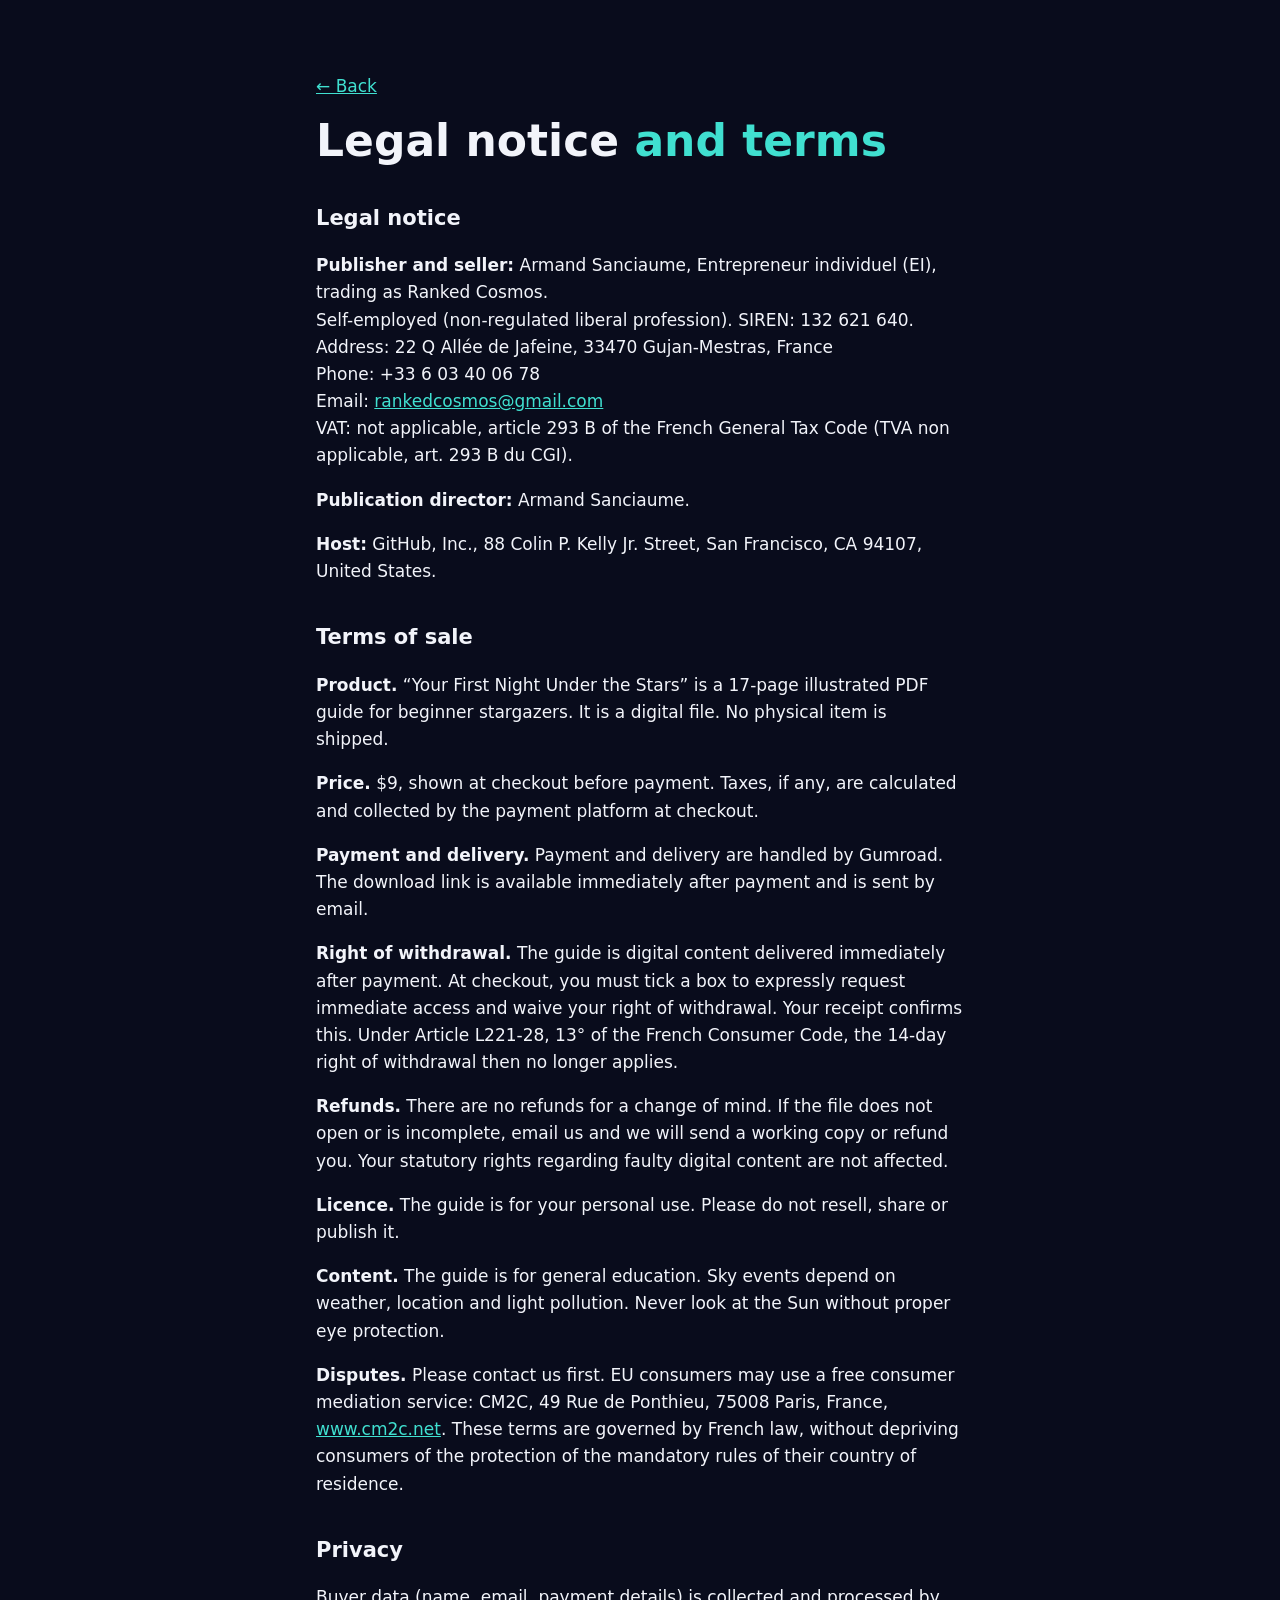
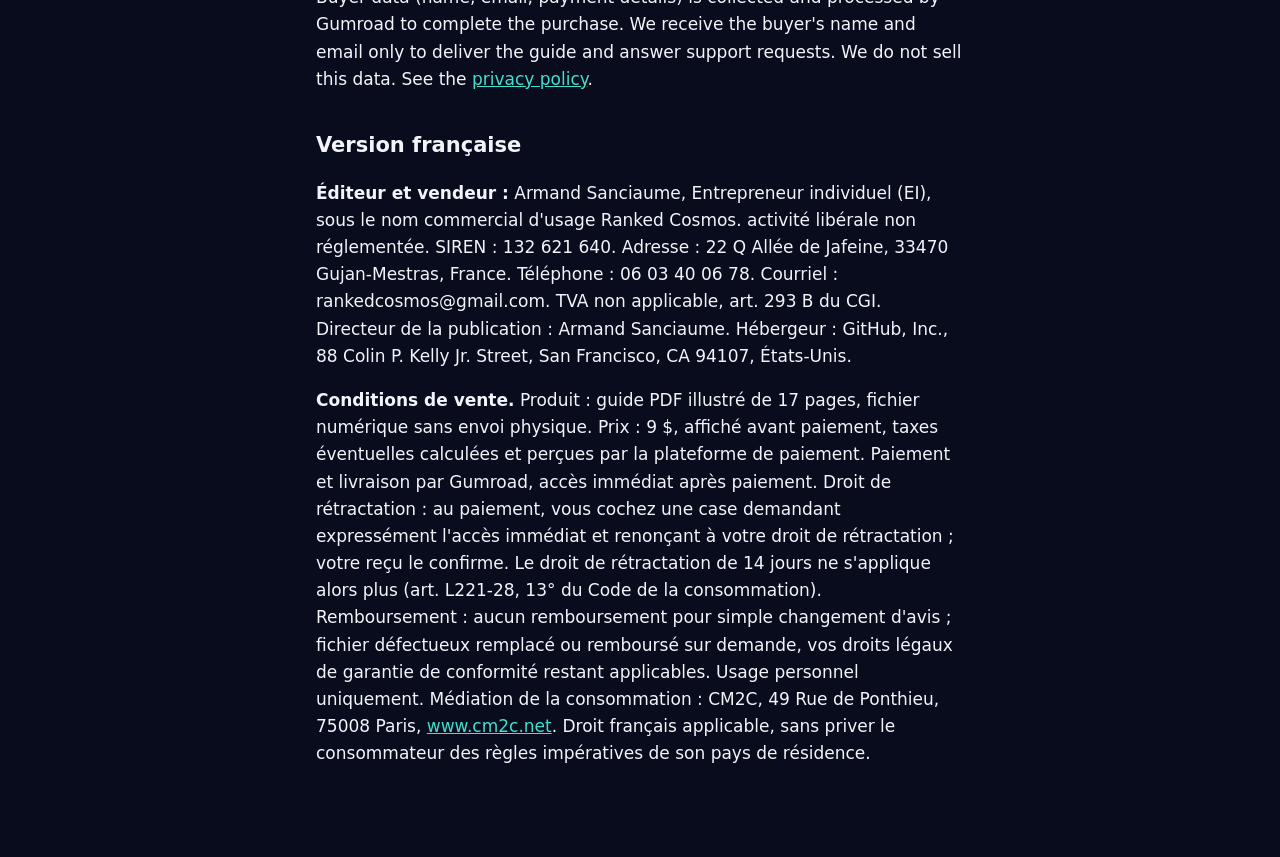
<file: guide/legal.html>
<!doctype html>
<html lang="en">
<head>
<meta charset="utf-8">
<meta name="viewport" content="width=device-width, initial-scale=1">
<title>Legal Notice and Terms</title>
<meta name="description" content="Legal notice and terms of sale for Ranked Cosmos digital products.">
<meta name="robots" content="noindex">
<link rel="stylesheet" href="../style.css">
</head>
<body>
<main>
  <p><a href="./">← Back</a></p>
  <h1>Legal notice <span>and terms</span></h1>

  <h2>Legal notice</h2>
  <p><b>Publisher and seller:</b> Armand Sanciaume, Entrepreneur individuel (EI), trading as Ranked Cosmos.<br>
  Self-employed (non-regulated liberal profession). SIREN: 132 621 640.<br>
  Address: 22 Q Allée de Jafeine, 33470 Gujan-Mestras, France<br>
  Phone: +33 6 03 40 06 78<br>
  Email: <a href="mailto:rankedcosmos@gmail.com">rankedcosmos@gmail.com</a><br>
  VAT: not applicable, article 293 B of the French General Tax Code (TVA non applicable, art. 293 B du CGI).</p>
  <p><b>Publication director:</b> Armand Sanciaume.</p>
  <p><b>Host:</b> GitHub, Inc., 88 Colin P. Kelly Jr. Street, San Francisco, CA 94107, United States.</p>

  <h2>Terms of sale</h2>
  <p><b>Product.</b> &ldquo;Your First Night Under the Stars&rdquo; is a 17-page illustrated PDF guide for beginner stargazers. It is a digital file. No physical item is shipped.</p>
  <p><b>Price.</b> $9, shown at checkout before payment. Taxes, if any, are calculated and collected by the payment platform at checkout.</p>
  <p><b>Payment and delivery.</b> Payment and delivery are handled by Gumroad. The download link is available immediately after payment and is sent by email.</p>
  <p><b>Right of withdrawal.</b> The guide is digital content delivered immediately after payment. At checkout, you must tick a box to expressly request immediate access and waive your right of withdrawal. Your receipt confirms this. Under Article L221-28, 13° of the French Consumer Code, the 14-day right of withdrawal then no longer applies.</p>
  <p><b>Refunds.</b> There are no refunds for a change of mind. If the file does not open or is incomplete, email us and we will send a working copy or refund you. Your statutory rights regarding faulty digital content are not affected.</p>
  <p><b>Licence.</b> The guide is for your personal use. Please do not resell, share or publish it.</p>
  <p><b>Content.</b> The guide is for general education. Sky events depend on weather, location and light pollution. Never look at the Sun without proper eye protection.</p>
  <p><b>Disputes.</b> Please contact us first. EU consumers may use a free consumer mediation service: CM2C, 49 Rue de Ponthieu, 75008 Paris, France, <a href="https://www.cm2c.net">www.cm2c.net</a>. These terms are governed by French law, without depriving consumers of the protection of the mandatory rules of their country of residence.</p>

  <h2>Privacy</h2>
  <p>Buyer data (name, email, payment details) is collected and processed by Gumroad to complete the purchase. We receive the buyer's name and email only to deliver the guide and answer support requests. We do not sell this data. See the <a href="https://rankedcosmos.github.io/privacy.html">privacy policy</a>.</p>

  <h2>Version française</h2>
  <p><b>Éditeur et vendeur :</b> Armand Sanciaume, Entrepreneur individuel (EI), sous le nom commercial d'usage Ranked Cosmos. activité libérale non réglementée. SIREN : 132 621 640. Adresse : 22 Q Allée de Jafeine, 33470 Gujan-Mestras, France. Téléphone : 06 03 40 06 78. Courriel : rankedcosmos@gmail.com. TVA non applicable, art. 293 B du CGI. Directeur de la publication : Armand Sanciaume. Hébergeur : GitHub, Inc., 88 Colin P. Kelly Jr. Street, San Francisco, CA 94107, États-Unis.</p>
  <p><b>Conditions de vente.</b> Produit : guide PDF illustré de 17 pages, fichier numérique sans envoi physique. Prix : 9 $, affiché avant paiement, taxes éventuelles calculées et perçues par la plateforme de paiement. Paiement et livraison par Gumroad, accès immédiat après paiement. Droit de rétractation : au paiement, vous cochez une case demandant expressément l'accès immédiat et renonçant à votre droit de rétractation ; votre reçu le confirme. Le droit de rétractation de 14 jours ne s'applique alors plus (art. L221-28, 13° du Code de la consommation). Remboursement : aucun remboursement pour simple changement d'avis ; fichier défectueux remplacé ou remboursé sur demande, vos droits légaux de garantie de conformité restant applicables. Usage personnel uniquement. Médiation de la consommation : CM2C, 49 Rue de Ponthieu, 75008 Paris, <a href="https://www.cm2c.net">www.cm2c.net</a>. Droit français applicable, sans priver le consommateur des règles impératives de son pays de résidence.</p>
</main>
</body>
</html>
</file>
<file: style.css>
:root { --bg: #090c1c; --text: #f2f4fa; --muted: #aab1c5; --accent: #40e0d0; --hot: #ff5c48; }
* { box-sizing: border-box; }
body { margin: 0; background: var(--bg); color: var(--text); font: 17px/1.6 system-ui, -apple-system, "Segoe UI", Roboto, sans-serif; }
main { max-width: 680px; margin: 0 auto; padding: 56px 16px 72px; }
h1 { margin: 0 0 8px; font-size: 44px; line-height: 1.1; }
h1 span { color: var(--accent); }
h2 { margin: 36px 0 8px; font-size: 21px; }
a { color: var(--accent); }
.lead { margin: 0 0 24px; font-size: 21px; color: var(--muted); }
.button { display: inline-block; padding: 12px 20px; border-radius: 10px; background: var(--hot); color: #fff; font-weight: 600; text-decoration: none; }
.links { margin-top: 28px; }
.note { color: var(--muted); font-size: 15px; }
</file>
